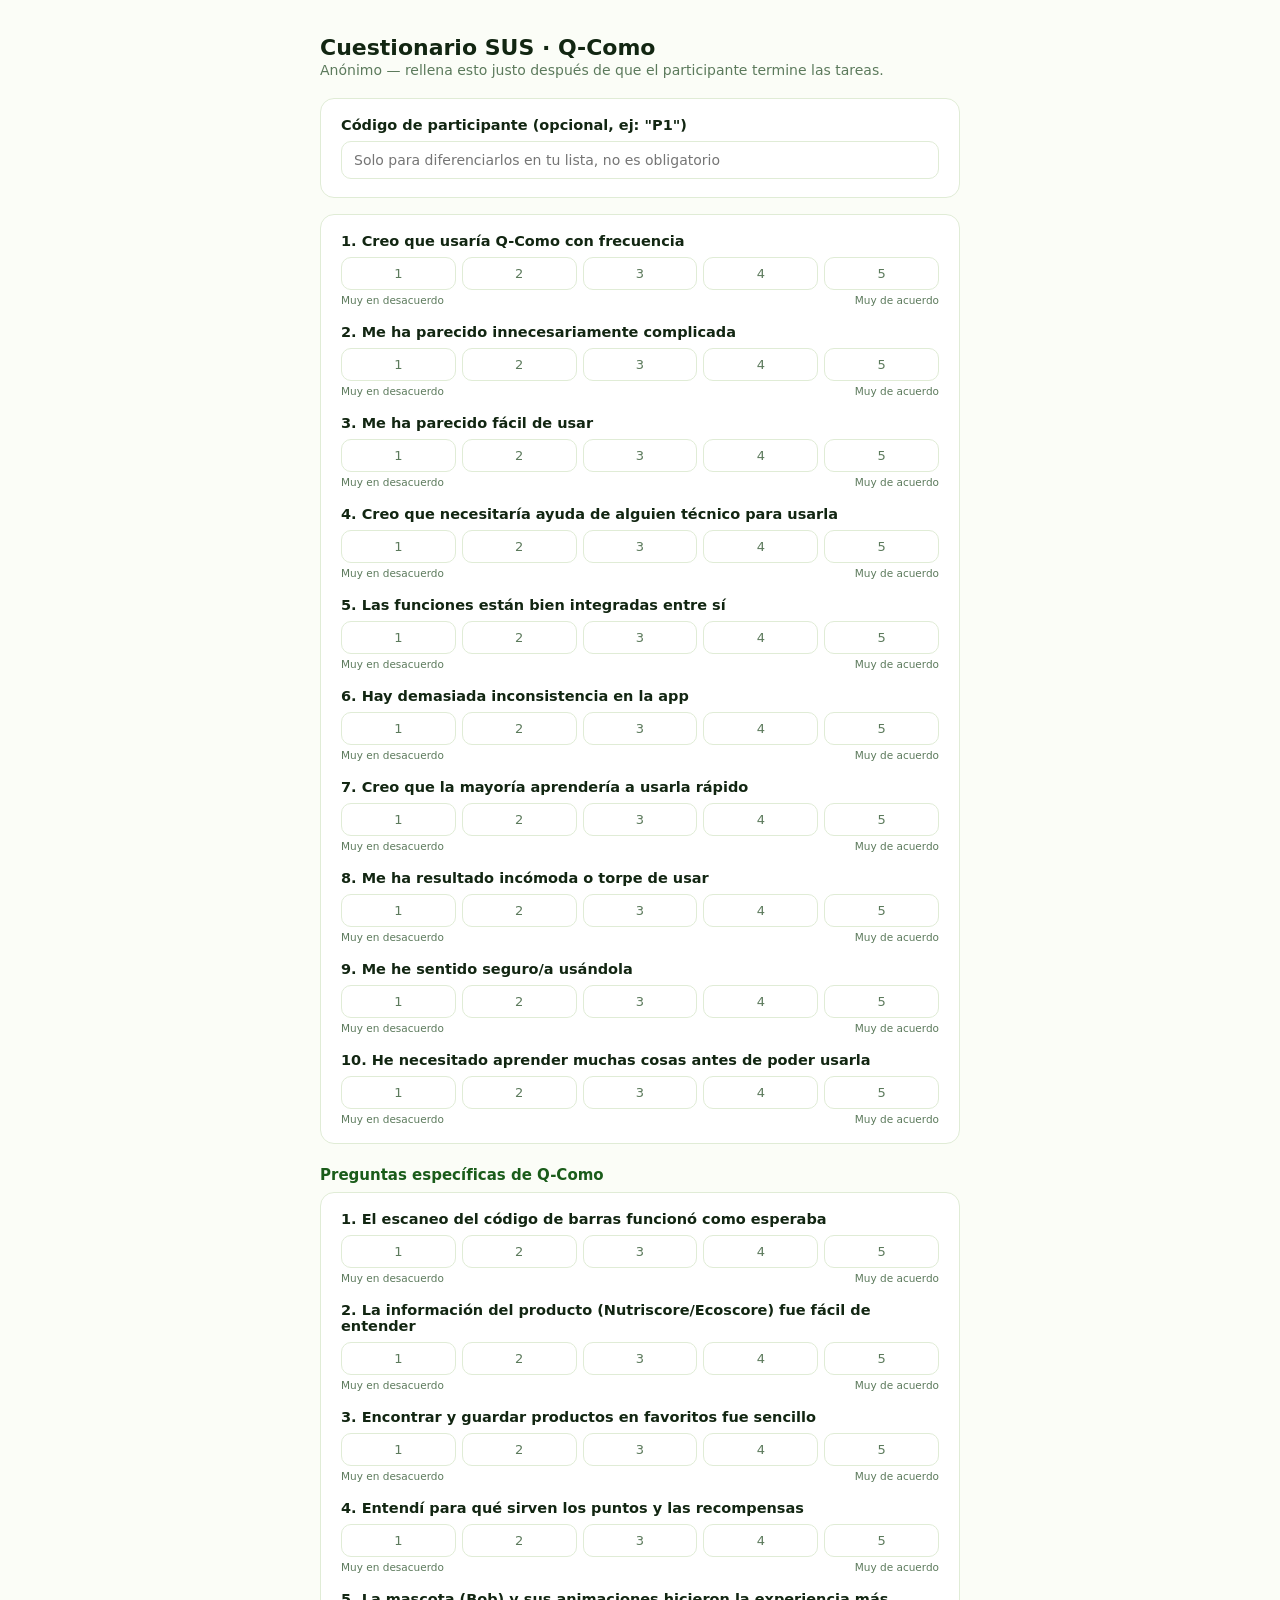
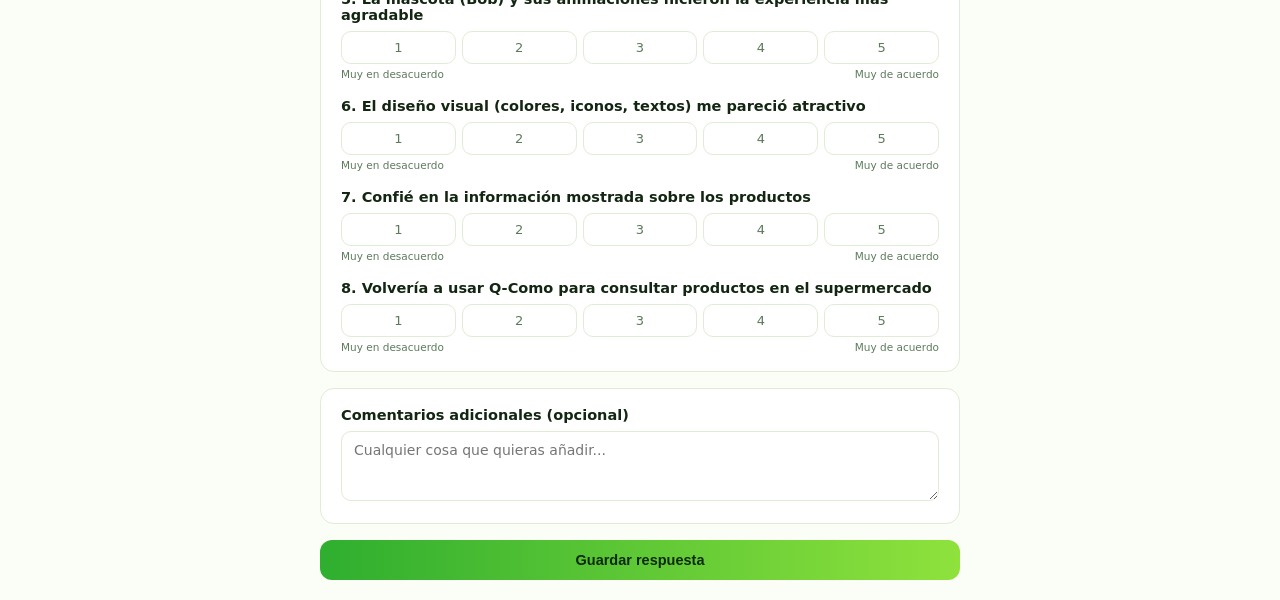
<file: index.html>
<!DOCTYPE html>
<html lang="es">
<head>
<meta charset="UTF-8">
<meta name="viewport" content="width=device-width, initial-scale=1.0">
<title>Q-Como · Cuestionario SUS</title>
<link rel="stylesheet" href="style.css">
</head>
<body>
<div class="wrap">
  <h1>Cuestionario SUS · Q-Como</h1>
  <div class="sub">Anónimo — rellena esto justo después de que el participante termine las tareas.</div>

  <div class="card">
    <div class="q">
      <p>Código de participante (opcional, ej: "P1")</p>
      <input type="text" id="pname" placeholder="Solo para diferenciarlos en tu lista, no es obligatorio">
    </div>
  </div>

  <form id="susForm">
    <div class="card" id="questions"></div>

    <div class="sectionTitle">Preguntas específicas de Q-Como</div>
    <div class="card" id="customQuestions"></div>

    <div class="card">
      <div class="q">
        <p>Comentarios adicionales (opcional)</p>
        <textarea id="comments" rows="3" placeholder="Cualquier cosa que quieras añadir..."></textarea>
      </div>
    </div>

    <button type="submit" id="submitBtn">Guardar respuesta</button>
  </form>

  <div id="resultMsg"></div>

  <div class="card stats" id="statsCard" style="display:none;">
    <div class="sub" style="margin-bottom:6px;">Media SUS (0-100)</div>
    <div class="big" id="avgScore">–</div>
    <div class="sub" style="margin:14px 0 6px;">Media preguntas Q-Como (1-5)</div>
    <div class="big" id="avgCustom">–</div>
    <div class="n" id="countText"></div>
  </div>

  <div class="card history" id="historyCard" style="display:none;">
    <div class="sub" style="margin-bottom:8px;">Historial</div>
    <table>
      <thead><tr><th>Participante</th><th>SUS</th><th>Q-Como</th><th>Fecha</th></tr></thead>
      <tbody id="historyBody"></tbody>
    </table>
    <div class="btnrow">
      <button class="secondary danger" id="clearBtn" type="button">Borrar historial</button>
    </div>
  </div>
</div>

<script src="script.js"></script>
</body>
</html>
</file>
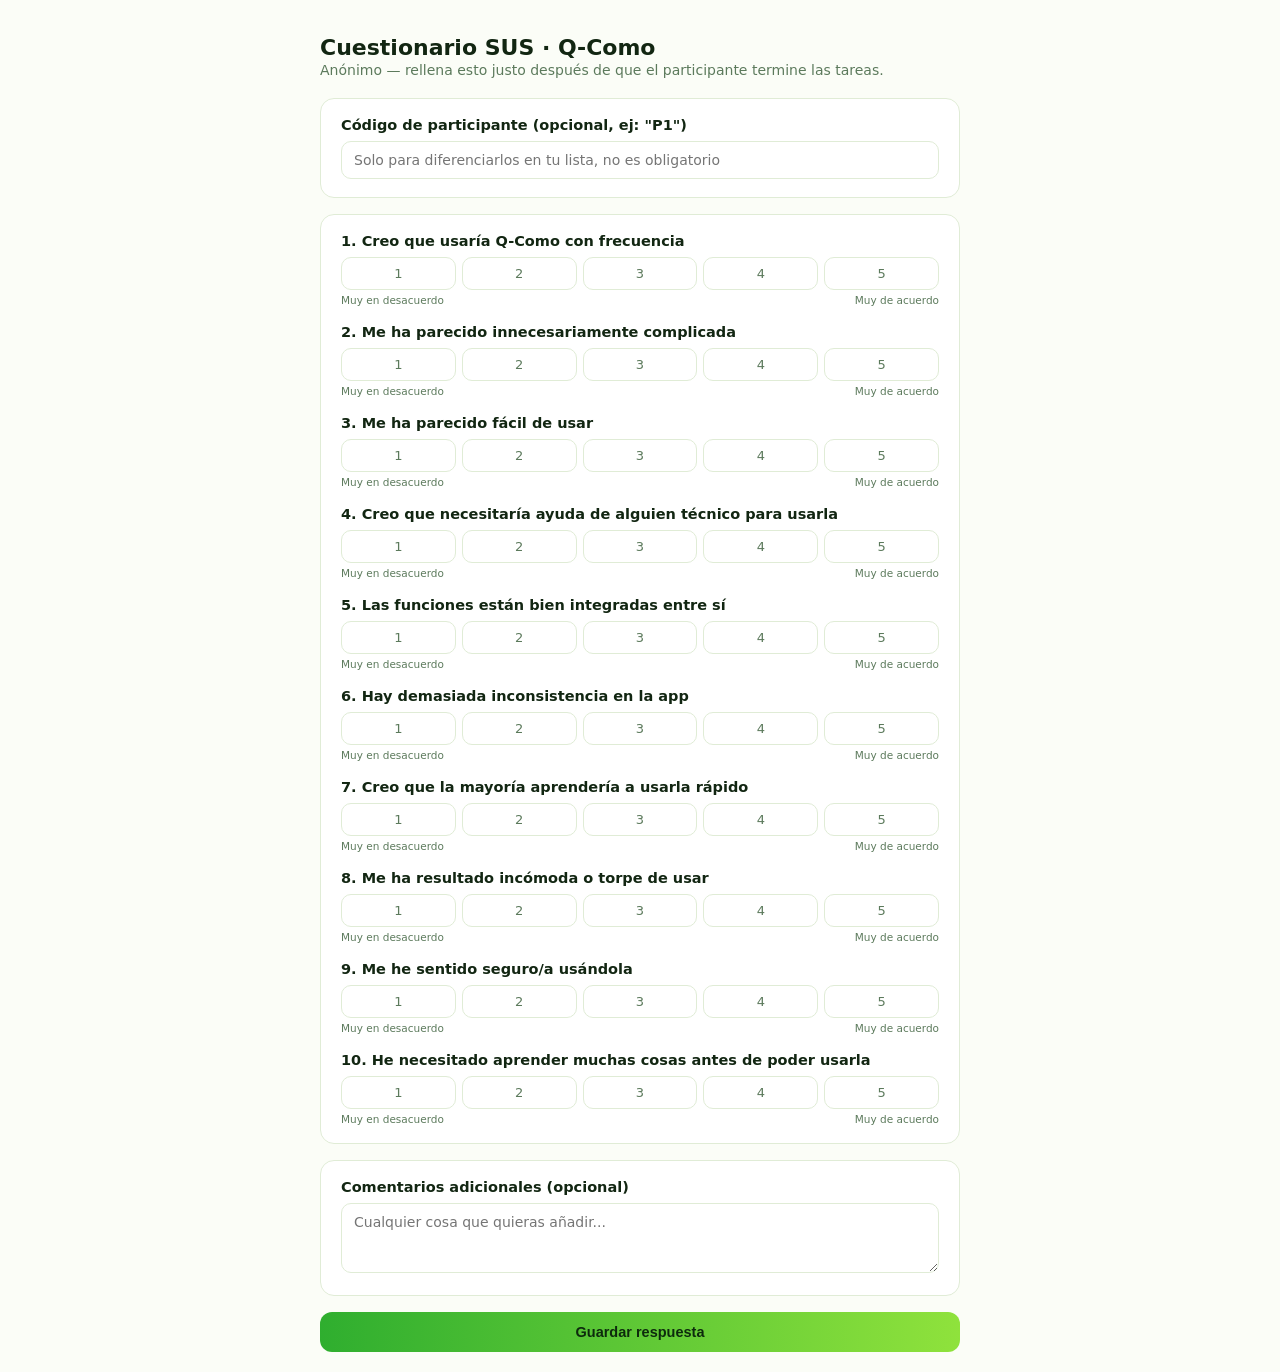
<file: index (4).html>
<!DOCTYPE html>
<html lang="es">
<head>
<meta charset="UTF-8">
<meta name="viewport" content="width=device-width, initial-scale=1.0">
<title>Q-Como · Cuestionario SUS</title>
<link rel="stylesheet" href="style.css">
</head>
<body>
<div class="wrap">
  <h1>Cuestionario SUS · Q-Como</h1>
  <div class="sub">Anónimo — rellena esto justo después de que el participante termine las tareas.</div>

  <div class="card">
    <div class="q">
      <p>Código de participante (opcional, ej: "P1")</p>
      <input type="text" id="pname" placeholder="Solo para diferenciarlos en tu lista, no es obligatorio">
    </div>
  </div>

  <form id="susForm">
    <div class="card" id="questions"></div>

    <div class="card">
      <div class="q">
        <p>Comentarios adicionales (opcional)</p>
        <textarea id="comments" rows="3" placeholder="Cualquier cosa que quieras añadir..."></textarea>
      </div>
    </div>

    <button type="submit" id="submitBtn">Guardar respuesta</button>
  </form>

  <div id="resultMsg"></div>

  <div class="card stats" id="statsCard" style="display:none;">
    <div class="sub" style="margin-bottom:6px;">Media de todas las respuestas</div>
    <div class="big" id="avgScore">–</div>
    <div class="n" id="countText"></div>
  </div>

  <div class="card history" id="historyCard" style="display:none;">
    <div class="sub" style="margin-bottom:8px;">Historial</div>
    <table>
      <thead><tr><th>Participante</th><th>SUS</th><th>Fecha</th></tr></thead>
      <tbody id="historyBody"></tbody>
    </table>
    <div class="btnrow">
      <button class="secondary" id="exportBtn" type="button">Exportar a CSV</button>
      <button class="secondary danger" id="clearBtn" type="button">Borrar historial</button>
    </div>
  </div>
</div>

<script src="script.js"></script>
</body>
</html>
</file>
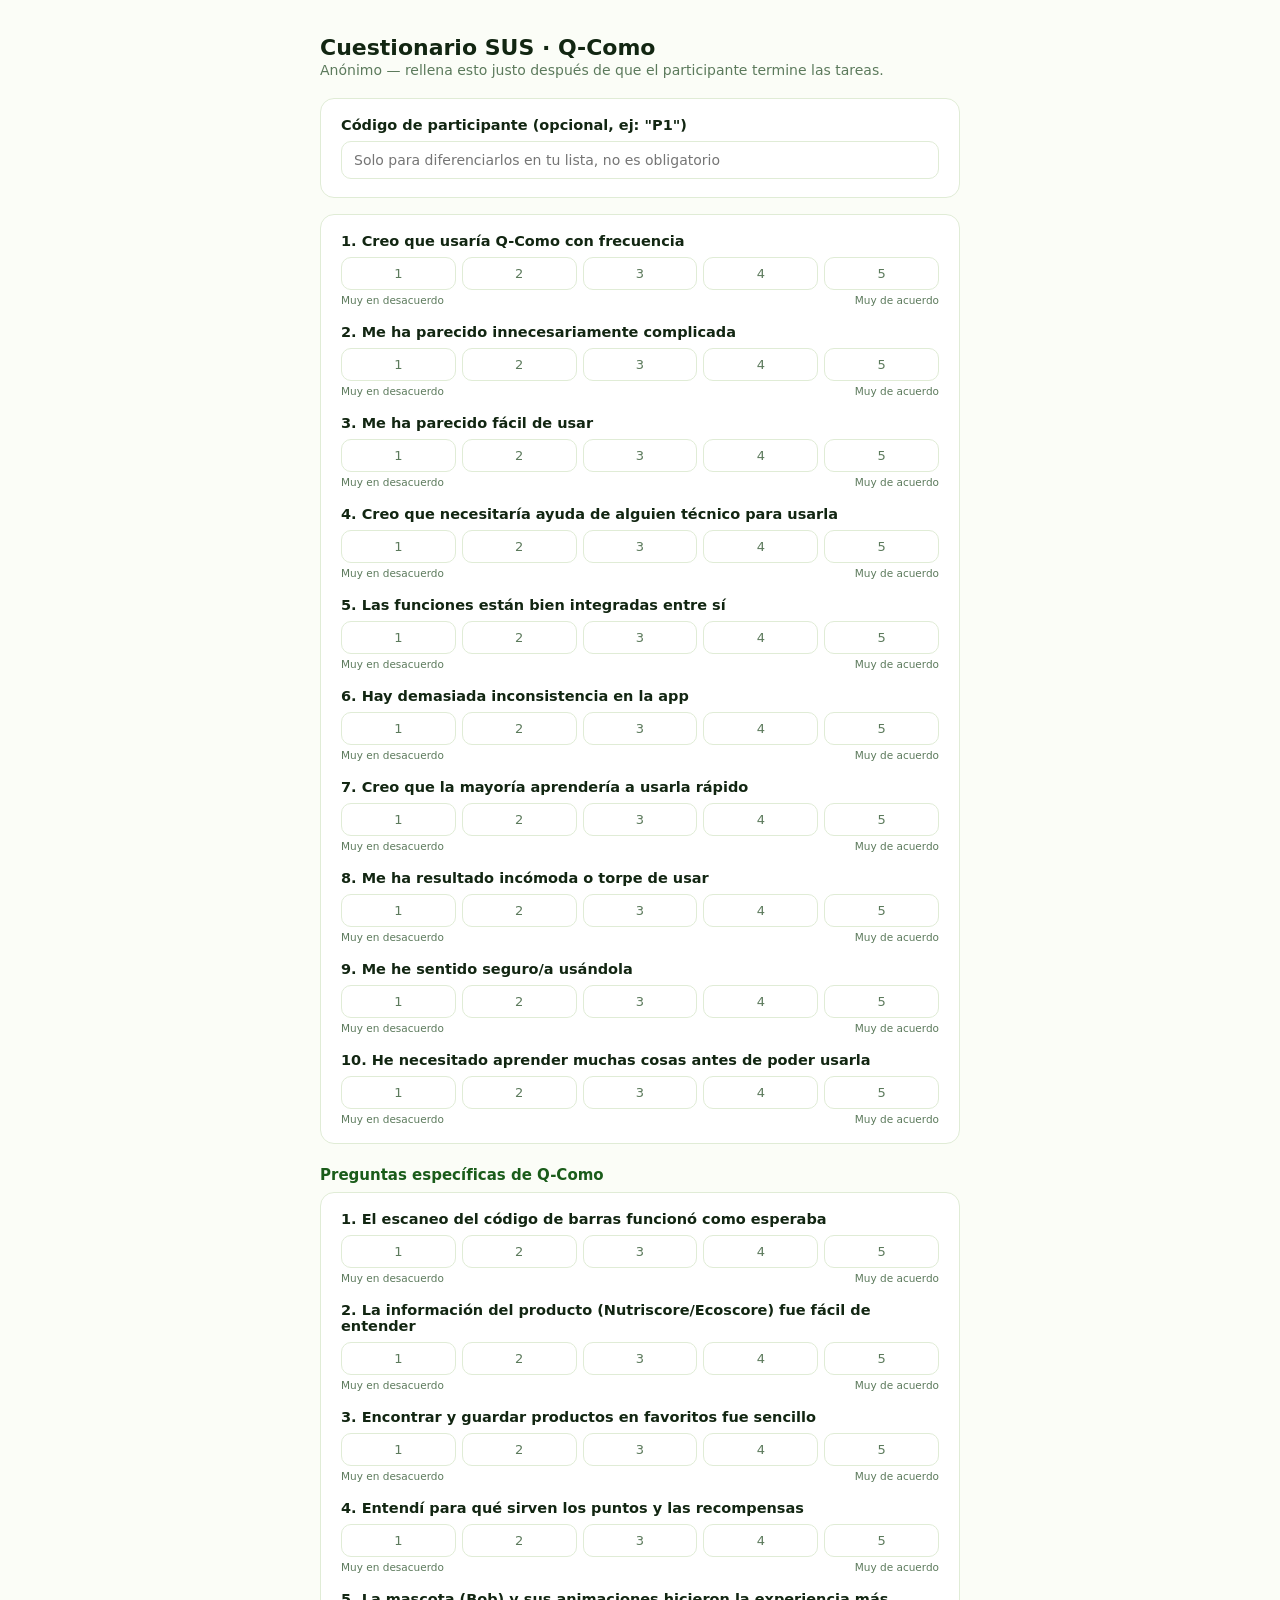
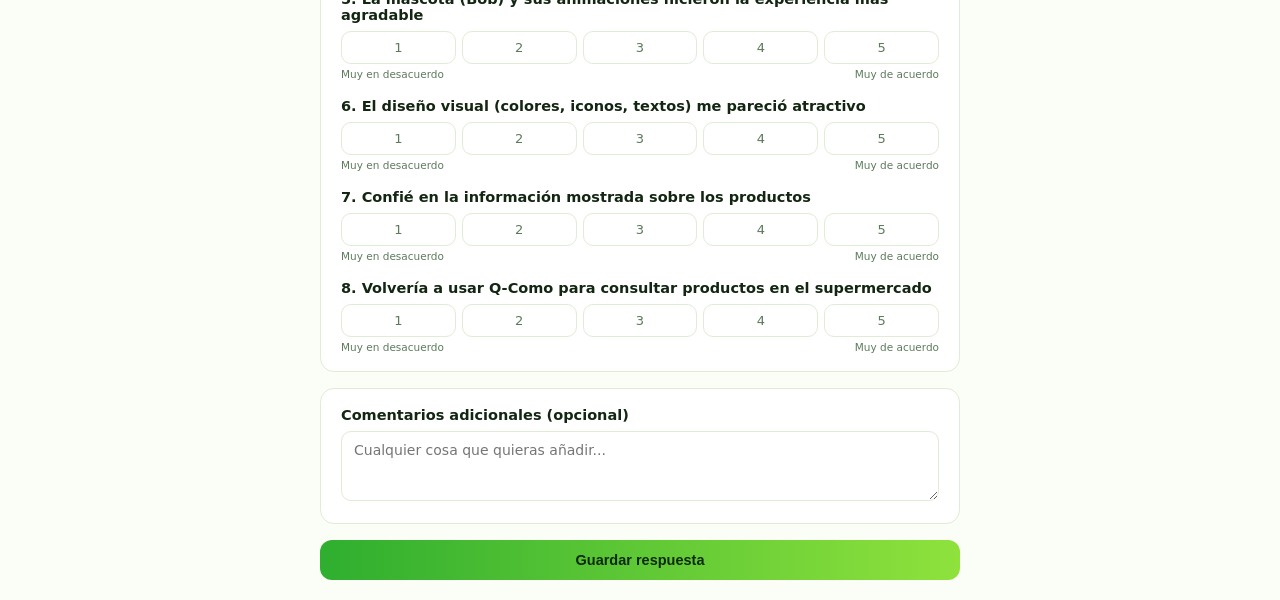
<file: index (5).html>
<!DOCTYPE html>
<html lang="es">
<head>
<meta charset="UTF-8">
<meta name="viewport" content="width=device-width, initial-scale=1.0">
<title>Q-Como · Cuestionario SUS</title>
<link rel="stylesheet" href="style.css">
</head>
<body>
<div class="wrap">
  <h1>Cuestionario SUS · Q-Como</h1>
  <div class="sub">Anónimo — rellena esto justo después de que el participante termine las tareas.</div>

  <div class="card">
    <div class="q">
      <p>Código de participante (opcional, ej: "P1")</p>
      <input type="text" id="pname" placeholder="Solo para diferenciarlos en tu lista, no es obligatorio">
    </div>
  </div>

  <form id="susForm">
    <div class="card" id="questions"></div>

    <div class="sectionTitle">Preguntas específicas de Q-Como</div>
    <div class="card" id="customQuestions"></div>

    <div class="card">
      <div class="q">
        <p>Comentarios adicionales (opcional)</p>
        <textarea id="comments" rows="3" placeholder="Cualquier cosa que quieras añadir..."></textarea>
      </div>
    </div>

    <button type="submit" id="submitBtn">Guardar respuesta</button>
  </form>

  <div id="resultMsg"></div>

  <div class="card stats" id="statsCard" style="display:none;">
    <div class="sub" style="margin-bottom:6px;">Media SUS (0-100)</div>
    <div class="big" id="avgScore">–</div>
    <div class="sub" style="margin:14px 0 6px;">Media preguntas Q-Como (1-5)</div>
    <div class="big" id="avgCustom">–</div>
    <div class="n" id="countText"></div>
  </div>

  <div class="card history" id="historyCard" style="display:none;">
    <div class="sub" style="margin-bottom:8px;">Historial</div>
    <table>
      <thead><tr><th>Participante</th><th>SUS</th><th>Q-Como</th><th>Fecha</th></tr></thead>
      <tbody id="historyBody"></tbody>
    </table>
    <div class="btnrow">
      <button class="secondary" id="exportBtn" type="button">Exportar a CSV</button>
      <button class="secondary danger" id="clearBtn" type="button">Borrar historial</button>
    </div>
  </div>
</div>

<script src="script.js"></script>
</body>
</html>
</file>
<file: style.css>
:root{
  --green:#2fae2f;
  --forest:#1a5c1a;
  --lime:#8fe23c;
  --bg:#fbfdf7;
  --card:#ffffff;
  --text:#122612;
  --muted:#5c7a5c;
  --border:#e0ecd6;
  --danger:#e2503f;
}
*{ box-sizing:border-box; }
body{
  margin:0; padding:20px;
  font-family:'Segoe UI', system-ui, sans-serif;
  background:var(--bg);
  color:var(--text);
}
.wrap{ max-width:640px; margin:0 auto; }
h1{ font-size:22px; margin-bottom:2px; }
.sub{ color:var(--muted); font-size:14px; margin-bottom:20px; }
.card{
  background:var(--card);
  border:1px solid var(--border);
  border-radius:14px;
  padding:18px 20px;
  margin-bottom:16px;
}
.sectionTitle{ font-weight:700; font-size:15px; margin:22px 0 8px; color:var(--forest); }
.q{ margin-bottom:18px; }
.q:last-child{ margin-bottom:0; }
.q p{ font-weight:600; font-size:14.5px; margin:0 0 8px 0; }
.scale{ display:flex; justify-content:space-between; gap:6px; }
.scale label{
  flex:1; text-align:center; cursor:pointer;
  border:1px solid var(--border); border-radius:10px;
  padding:8px 0; font-size:13px; color:var(--muted);
  transition:.15s;
  user-select:none;
}
.scale input{ display:none; }
.scale input:checked + label{
  background:var(--green); color:#fff; border-color:var(--green);
  font-weight:700;
}
.scale-legend{ display:flex; justify-content:space-between; font-size:10.5px; color:var(--muted); margin-top:4px; }
input[type=text], textarea{
  width:100%; padding:10px 12px; border-radius:10px; border:1px solid var(--border);
  font-size:14px; font-family:inherit; resize:vertical;
}
button{
  background:linear-gradient(90deg, var(--green), var(--lime));
  color:#0d2a0d; border:none; border-radius:12px;
  padding:12px 20px; font-weight:700; font-size:14.5px;
  cursor:pointer; width:100%;
}
button.secondary{
  background:none; border:1px solid var(--border); color:var(--muted);
  flex:1;
}
button.danger{ color:var(--danger); border-color:#f3d3cc; }
.btnrow{ display:flex; gap:8px; margin-top:12px; }
button:disabled{ opacity:.5; cursor:not-allowed; }
.stats{ text-align:center; }
.stats .big{ font-size:40px; font-weight:800; color:var(--forest); }
.stats .n{ font-size:13px; color:var(--muted); }
.msg{ font-size:13px; text-align:center; padding:8px; border-radius:8px; margin-top:10px; }
.msg.ok{ background:#e9f7dc; color:var(--forest); }
.msg.err{ background:#fbe4de; color:var(--danger); }
.history table{ width:100%; border-collapse:collapse; font-size:13px; }
.history th, .history td{ text-align:left; padding:6px 4px; border-bottom:1px solid var(--border); }
.history th{ color:var(--muted); font-weight:600; }
</file>
